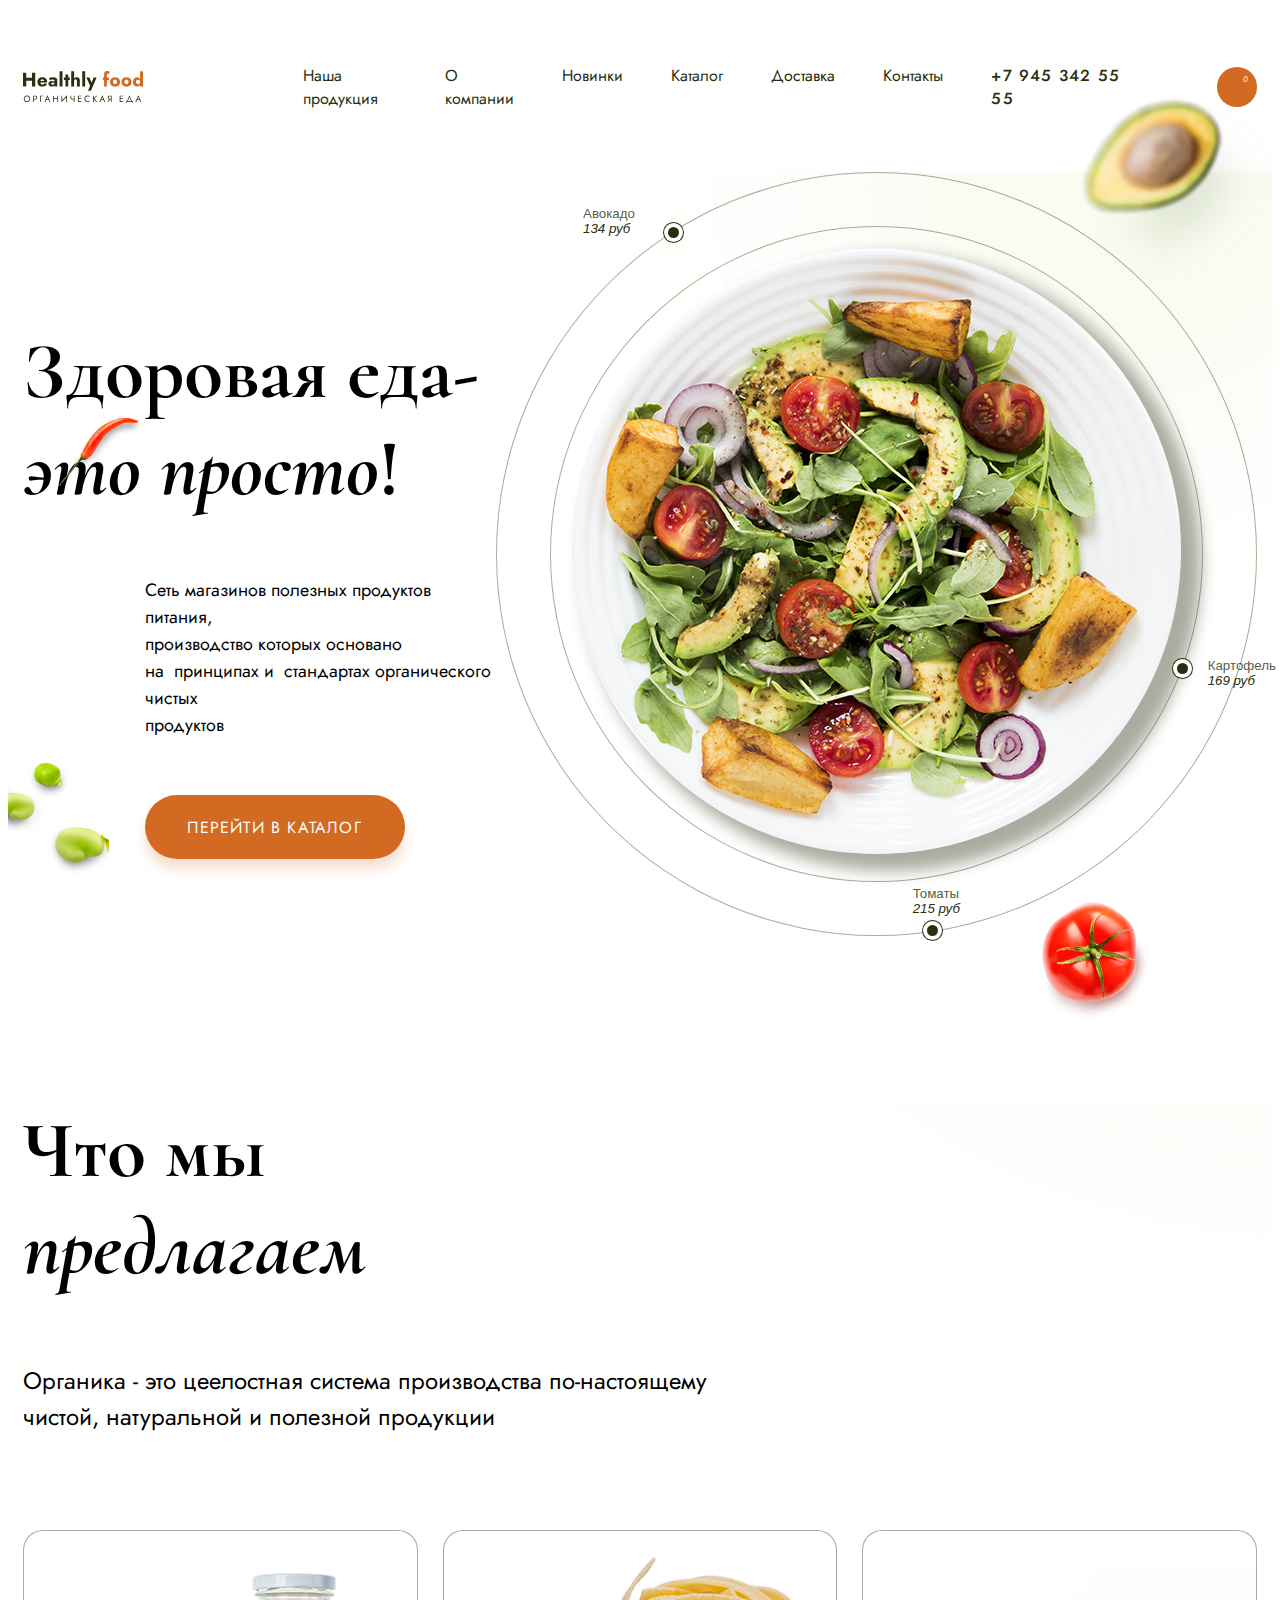
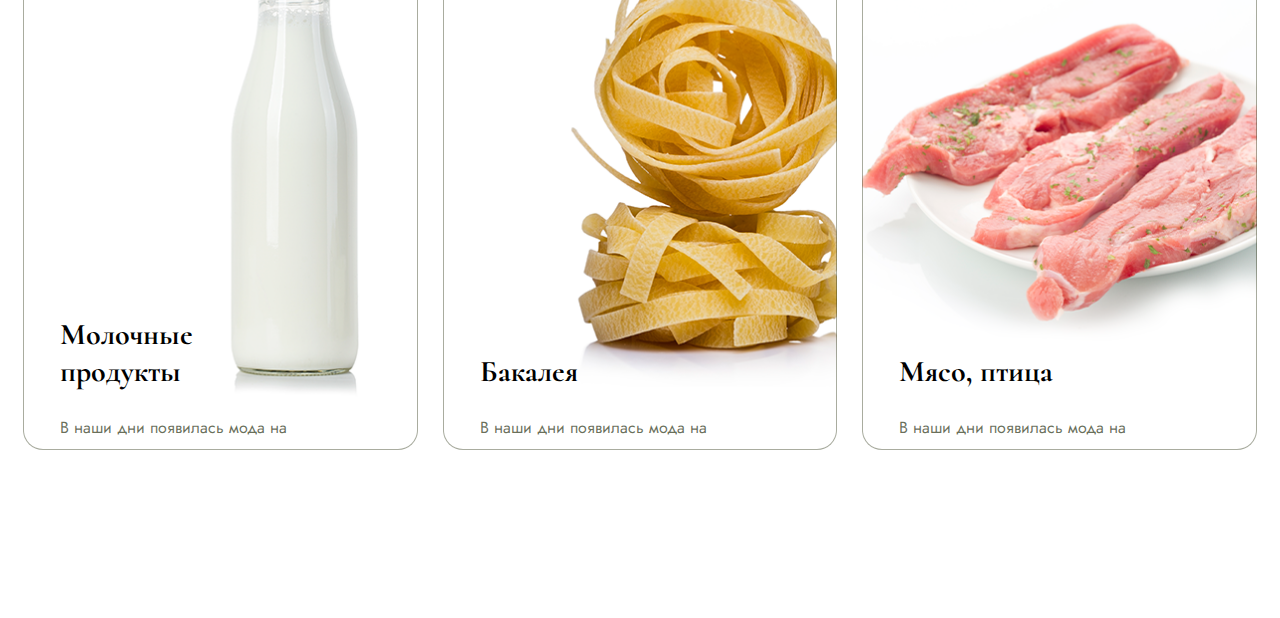
<file: Organic/index.html>
<!DOCTYPE html>
<html lang="ru">
<head>
    <meta charset="UTF-8">
    <meta http-equiv="X-UA-Compatible" content="IE=edge">
    <meta name="viewport" content="width=device-width, initial-scale=1.0">
    <title>Organic</title>
    <link rel="stylesheet" href="/css/main.css">
    <link rel="preconnect" href="https://fonts.googleapis.com">
    <link rel="preconnect" href="https://fonts.gstatic.com" crossorigin>
    <link href="https://fonts.googleapis.com/css2?family=Jost:wght@400;500&display=swap" rel="stylesheet">
    <link rel="preconnect" href="https://fonts.googleapis.com">
    <link rel="preconnect" href="https://fonts.gstatic.com" crossorigin>
    <link href="https://fonts.googleapis.com/css2?family=Cormorant:ital,wght@0,700;1,700&family=Jost:wght@400;500&display=swap" rel="stylesheet">
</head>
<body>
    <header class="header">
        <div class="header-item">
            <div class="logo"><img src="/img/logo.svg" alt="Logo"></div>
            <nav>
                <ul class="nav">
                    <li class="nav-item"><a class="nav-link" href="">Наша продукция</a></li>
                    <li class="nav-item"><a class="nav-link" href="">О компании</a></li>
                    <li class="nav-item"><a class="nav-link" href="">Новинки</a></li>
                    <li class="nav-item"><a class="nav-link" href="">Каталог</a></li>
                    <li class="nav-item"><a class="nav-link" href="">Доставка</a></li>
                    <li class="nav-item"><a class="nav-link" href="">Контакты</a></li>
                </ul>
            </nav> 
        </div>
        <div class="header-item">
            <a class="header_tel" href="tel:+79453425555">+7 945 342 55 55</a>
            <div class="header-cart">
                <button class="header-cart_button" type="button"></button>
                <span class="header-cart_count">0</span>

            </div>
        
        </div>
    </header>
    <section class="section-main">
        <div class="wrapper">
            <div class="main">
                <div class="main-text">
                    <h1 class="title">Здоровая еда-<br><span>это просто</span>!</h1>
                    <div class="ml">
                        <p class="main-text_description">Сеть магазинов полезных продуктов питания,<br> производство которых основано<br> на&nbsp; принципах и&nbsp; стандартах органического чистых<br>продуктов</p>
                        <a class="btn" href="">Перейти в каталог</a>
                    </div>
                    
                </div>
                <div class="main-visual">
                    <div class="main-visual_image">
                        <img src="/img/image-main.png" alt="">
                    </div>
                    <button class="main-visual_btn main-visual_01">
                        Авокадо<span>134 руб</span>
                    </button>
                    <button class="main-visual_btn0 main-visual_02">
                        Томаты<span>215 руб</span>
                    </button>
                    <button class="main-visual_btn1 main-visual_03">
                        Картофель<span>169 руб</span>
                    </button>
                    

                </div>
            </div>
        </div>
        <img class="section-main_image section-main_tomato" src="/img/image tomato.png" alt="Tomato">
        <img class="section-main_image section-main_avocado" src="/img/image avocado_.png" alt="Tomato">
        <img class="section-main_image section-main_cucumber" src="/img/image cucumber_.png" alt="Tomato">
        <img class="section-main_image section-main_pepper" src="/img/image pepper.png" alt="Tomato">
        <img class="section-main_image section-main_beans" src="/img/beans.png" alt="Tomato">
    </section>
    <section class="section-stock">
        <div class="wrapper">
            <h2 class="title">Что мы<br><span>предлагаем</span></h2>
            <p class="section-stock_text">Органика - это цеелостная система производства по-настоящему чистой, натуральной и полезной продукции</p>
            <div class="slider">
                <div class="slider-item slider-milk">
                    <div class="slider-text">
                        <h3 class="slider-text_title">Молочные продукты</h3>
                        <p class="slider-text_description">В наши дни появилась мода на здоровое питание, поэтому на рынке  питания разработали органическое молоко. Органическое молоко является продуктом огранического животнодства</p>
                        <a class="slider-text_link" href="">Подробнее</a>
                    </div>
                </div>
                <div class="slider-item slider-coils">
                    <div class="slider-text">
                        <h3 class="slider-text_title">Бакалея</h3>
                        <p class="slider-text_description">В наши дни появилась мода на здоровое питание, поэтому на рынке  питания разработали органическое молоко. Органическое молоко является продуктом огранического животнодства</p>
                        <a class="slider-text_link" href="">Подробнее</a>
                    </div>
                </div>
                <div class="slider-item slider-steaks">
                    <div class="slider-text">
                        <h3 class="slider-text_title">Мясо, птица</h3>
                        <p class="slider-text_description">В наши дни появилась мода на здоровое питание, поэтому на рынке  питания разработали органическое молоко. Органическое молоко является продуктом огранического животнодства</p>
                        <a class="slider-text_link" href="">Подробнее</a>
                    </div>
                </div>
            </div>
        </div>
    </section>
    <main>

    </main>
    <footer>

    </footer>
    <script></script>
    <script></script>
</body>
</html>
</file>
<file: css/main.css>
:root{
    font-size: 16px;
}
body{
    font-family:'Jost',sans-serif;
}
.title{
    font-family: 'Cormorant',serif;
    font-size: 5rem;
}
.btn{
    color: #ffff;
    background-color: #d26a22;
    text-transform: uppercase;
    text-decoration: none;
    padding: 1.3rem 2.68rem;
    border-radius: 2rem;
    letter-spacing: 1.2px;
    box-shadow: 0px 10px 11.18px rgba(207, 92, 13, 0.2);
    transition: 0.2s ease;
}
.btn:hover{
    background-color:#bf601f;
}
.ml{
    margin-left: 7.6rem;

}
span{
    font-style: italic;
}
.wrapper{
    max-width: 1440px;
    margin: 0 auto;
    padding-left: 15px;
    padding-right: 15px;
}
.section-main{
    background-image: url(/img/background\ 1\ screen\ mob.png);
    background-size: cover;
    background-position: center;
    background-repeat: no-repeat;
    padding-bottom: 100px;
    position: relative;
}
.section-main_image{
    position: absolute;
}
.section-main_tomato{
   right: 121px;
   bottom: 15px; 
   margin-left: 1775px;
}
.section-main_avocado{
    right: 0px;
   bottom: 750px; 
}
.section-main_cucumber{
    right: 1100px;
   bottom: 1045px; 
}
.section-main_pepper{
    left: 50px;
   bottom: 550px; 

}
.section-main_beans{
    
    bottom: 150px; 
}
.main{
    display: flex;
    justify-content: space-between;
    align-items: center;
}
.main-tex{
    flex: 0 0 40%;
}
.main-text_description{
    font-size: 1.12rem;
    line-height:1.5;
    margin-top: 60px;
    margin-bottom: 77px;
}
.main-visual{
    border: 1px solid rgba(39, 48, 15, 0.4);
    border-radius: 100%;
    padding: 53px;
    position: relative;
}
.main-visual_image{
    border: 1px solid rgba(39, 48, 15, 0.4);
    border-radius: 100%;
    padding: 21px;
    box-shadow: rgba(39, 48, 15, 0.4);

}
.main-visual_image img {
    border-radius: 100%;
    box-shadow: 15px 12px 15px 5px rgba(39, 48, 15, 0.4), 
    15px 5px 5px 0px #ffff;
}
.main-visual_btn{

    background-color: transparent;
    border: none;
    color:rgba(39, 48, 15, 0.8);
    text-align: left;
    position: absolute;
    
}
.main-visual_btn span{
    color: rgba(39, 48, 15, 1);
    display: block;
}
.main-visual_btn:focus{
    outline: none;
}
.main-visual_btn:focus::before{
    background-color: #d26a22;
    box-shadow: 0 0 0 4px #ffff, 0 0 0 5px #d26a22 ;
}
.main-visual_btn::before{
    content:"";
    display: block;
    width: 11px;
    height: 11px;
    border-radius: 100%;
    background-color: #27300f;
    box-shadow: 0 0 0 4px #ffff, 0 0 0 5px #27300f;
    position: absolute;
}
.main-visual_01{
    left: 80px;
    top: 32px;
}
.main-visual_01::before{
    left: 91px;
    top: 22px;
}
.main-visual_btn0{

    background-color: transparent;
    border: none;
    color:rgba(39, 48, 15, 0.8);
    text-align: left;
    position: absolute;
    
}
.main-visual_btn0 span{
    color: rgba(39, 48, 15, 1);
    display: block;
}
.main-visual_btn0:focus{
    outline: none;
}
.main-visual_btn0:focus::before{
    background-color: #d26a22;
    box-shadow: 0 0 0 4px #ffff, 0 0 0 5px #d26a22 ;
}
.main-visual_btn0::before{
    content:"";
    display: block;
    width: 11px;
    height: 11px;
    border-radius: 100%;
    background-color: #27300f;
    box-shadow: 0 0 0 4px #ffff, 0 0 0 5px #27300f;
    position: absolute;
}
.main-visual_02{
    top: 712px;
    right: 290px;

}
.main-visual_02::before{
    left: 20px;
    top: 40px;
}
.main-visual_btn1{

    background-color: transparent;
    border: none;
    color:rgba(39, 48, 15, 0.8);
    text-align: left;
    position: absolute;
    
}
.main-visual_btn1 span{
    color: rgba(39, 48, 15, 1);
    display: block;
}
.main-visual_btn1:focus{
    outline: none;
}
.main-visual_btn1:focus::before{
    background-color: #d26a22;
    box-shadow: 0 0 0 4px #ffff, 0 0 0 5px #d26a22 ;
}
.main-visual_btn1::before{
    content:"";
    display: block;
    width: 11px;
    height: 11px;
    border-radius: 100%;
    background-color: #27300f;
    box-shadow: 0 0 0 4px #ffff, 0 0 0 5px #27300f;
    position: absolute;
}
.main-visual_03{
    right: -26px;
    bottom: 246px;
}
.main-visual_03::before{
    left: -25px;
    top: 6px;
}
.section-stock{
    background-image:url(/img/bg-2.png);
    background-size: cover;
    background-position: center;
    background-repeat: no-repeat;
    padding-bottom: 160px;
}
.section-stock_text{
    font-size: 1.5rem;
    line-height: 1.5;
    max-width: 690px;
    margin-top: 60px;
}
.slider{
    display: flex;
    justify-content: space-between;
    margin-top: 95px;
}
.slider:focus{
    outline: none;
}
.slider-child{
    padding: 5px 20px;
    box-sizing: border-box;
}
.slider-item{
    border: 1px solid rgba(39, 48, 15, 0.4);
    border-radius: 20px;
    flex: 0 0 32%;
    background-repeat: no-repeat;
    background-size: cover;
    background-position: center center;
    min-height: 520px;
    position: relative;
    padding: 39px;
    box-sizing: border-box;
    box-shadow: 0 0 0 2px rgba(39, 48, 15, 0);
    transition: 0.3s ease;
    overflow: hidden;
}
.slider-item::before{
    content: '';
    position: absolute;
    top: 0;
    right: 0;
    left: 0;
    bottom: 0;
    display: block;
    width: 100%;
    height: 100%;
    border-radius: 20px;
    transition: 0.3s ease;

}
.slider-item:hover{
    box-shadow: 0 0 0 2px rgba(39, 48, 15, 0.4);

}
.slider-item:hover::before{
    background-color: rgb(255, 255, 255,0.55);
}
.slider-milk{
    background-image: url(/img/milk.png);
}
.slider-coils{
    background-image: url(/img/coils.png);

}
.slider-steaks{
    background-image: url(/img/steaks.png);

}
.slider-text{
    position: absolute;
    bottom: 42px;
    left:36px;
    max-width: 58%;
    transform: translate(0,241px);
    transition: 0.3s ease;
}
.slider-text:hover{
    transform: translate(0,0);
}
.slider-text_description{
    color: rgba(39, 48, 15, 0.7);
    margin-bottom: 41px;
    line-height: 1.5;
}
.slider-text_title{
    font-size: 1.875rem;
    font-family: 'Cormorant',serif;
    margin-bottom: 26px;

}
.slider-text_link{
    color: rgba(39, 48, 15, 0.8);
    text-transform: uppercase;
    text-decoration: none;
    font-weight: 500;
    opacity: 0.8;
    position: relative;
    padding: 50px;
    transition: 0.3s ease;
}
.slider-text_link:focus{
    outline:none;
}
.slider-text_link:hover{
    opacity: 1;
    padding: 45px;
}
.slider-text_link::before{
    content: '';
    position: absolute;
    left: 0;
    top: calc(50%-0.93rem);
    display: block;
    width: 1.875rem;
    height:1.875rem;
    background-image: url(/img/plus.svg);
}

.slick-prev, .slick-next{
    position: absolute;
    background-color: transparent;
    border: none;
    top: -63px;
    text-indent: -9999px;
    background-repeat: no-repeat;
    background-size:contain;
    display: block;
    width: 10px;
    height: 18px;
    opacity: 0.4;
    transition: 00.2s ease;
    cursor: pointer;
}
.slick-prev:hover, .slick-next:hover{
    opacity: 1;
}
.slick-prev:focus, .slick-next:focus{
    outline: none;
}
.slick-prev{
     right: 80px;
     background-image: url(/img/arrow-prev.svg);
}
.slick-next{
    right: 0;
    background-image: url(/img/arrow-next.svg);

}
.section-advantage{
    background-image: url(/img/bg-3.png);
    background-size: cover;
    background-position: center;
    background-repeat: no-repeat;
    padding-bottom: 208px;
}
.box-advantage{
    display: flex;
    justify-content: space-between;
    align-items: center;
    margin-top: 65px;
}
.box-advantage-item{
    flex: 0 0 49%;

}
.box-advantage_text{
    font-size: 1.12rem;
    line-height: 1.5;
}
.box-advantage-list{
    display: flex;
    justify-content: flex-end;
    list-style-type: none;
    padding-left:0 ;
    margin: 0;
    text-align: center;
    font-family: 'Cormorant', serif;
    font-size: 1.87rem;
    font-style: italic;

}
.box-advantage-list_item{
    margin-left: 85px;
}
.box-advantage-list_item span{
    display: block;
    width: 87px;
    height: 87px;
    background-size: cover;
    border: 1px solid #27300f;
    border-radius: 100%;
    background-size: cover;
    background-repeat: no-repeat;
    background-position: center center;
    margin: 0 auto 0.9rem; 
}
.box-advantage-list_health span{
    background-size: 43px 42px;
    background-image: url("[data-uri]");

}
.box-advantage-list_traditions span {
    background-size: 40px 40px;
    background-image: url("[data-uri]");
}
.box-advantage-list_taste span{
    background-size: 45px 40px; 
    background-image: url("[data-uri]");
}
.slider-info_title{
    font-size: 1.87rem;
    font-family: 'Cormorant',serif;
    margin-bottom: 26px;
}
.slider-info_description{
    font-size: 1.12rem;
    color: rgba(39, 48, 15, 0.7);
    line-height: 1.5;
    margin-bottom: 0;
    min-height: 52px;
    max-width: 96%;
}
.slider-info_price{
    font-size: 1.5rem;
    margin-top: 28px;
}
.slider-footer{
    display: flex;
    justify-content: space-between;
    align-items: center;
    margin-top: 32px;
    margin-bottom: 8px;
}
.slider-footer_btn{
    padding: 1.4rem 3.2rem;
    cursor: pointer;
}
.header{
    display: flex;
    align-items: center;
    justify-content: space-between;
    max-width: 1440px;
    margin: 0 auto;
    padding-top: 40px;
    padding-bottom: 46px;
    padding-left: 15px;
    padding-right: 15px;
}
.header-item{
    display: flex;
    justify-content: space-between;
    align-items: center;  
}
.header_tel{
    text-decoration: none;
    color: #27300f;
    transition: 0.3s ease; 
    font-weight: 500; 
    letter-spacing: 0.075rem;
}
.header_tel:hover{
    color:#d26a22;
}
.header-cart{
    position: relative;
    width: 2.5rem;
    height: 2.5rem;
    margin-left: 80px;
}
.header-cart_button{
    width: 2.5rem;
    height: 2.5rem;
    background-color:#d26a22;
    border: none;
    border-radius: 100%;
    background-image: url(https://icon-library.com/images/cart-icon-16.png);
    background-size: 1rem 0.87rem;
    background-repeat: no-repeat;
    background-position:center center;
}
.header-cart_count{
    position: absolute;
    top: 6px;
    right: 9px;
    font-size: 0.5rem;
    color: #ffff;

}
.logo{
    display: block;
    background-repeat: no-repeat;
    width: 120px;
    height: 32px;
    margin-right: 120px;
}
.nav{
    list-style-type: none;
    display: flex;
    justify-content: space-between;
}
.nav-item{
    margin-right: 48px;
}
.nav-link{
    text-decoration: none;
    color: #27300f;
    transition: 0.3s ease;
}
.nav-link:hover{
    color:#d26a22;
}
</file>
